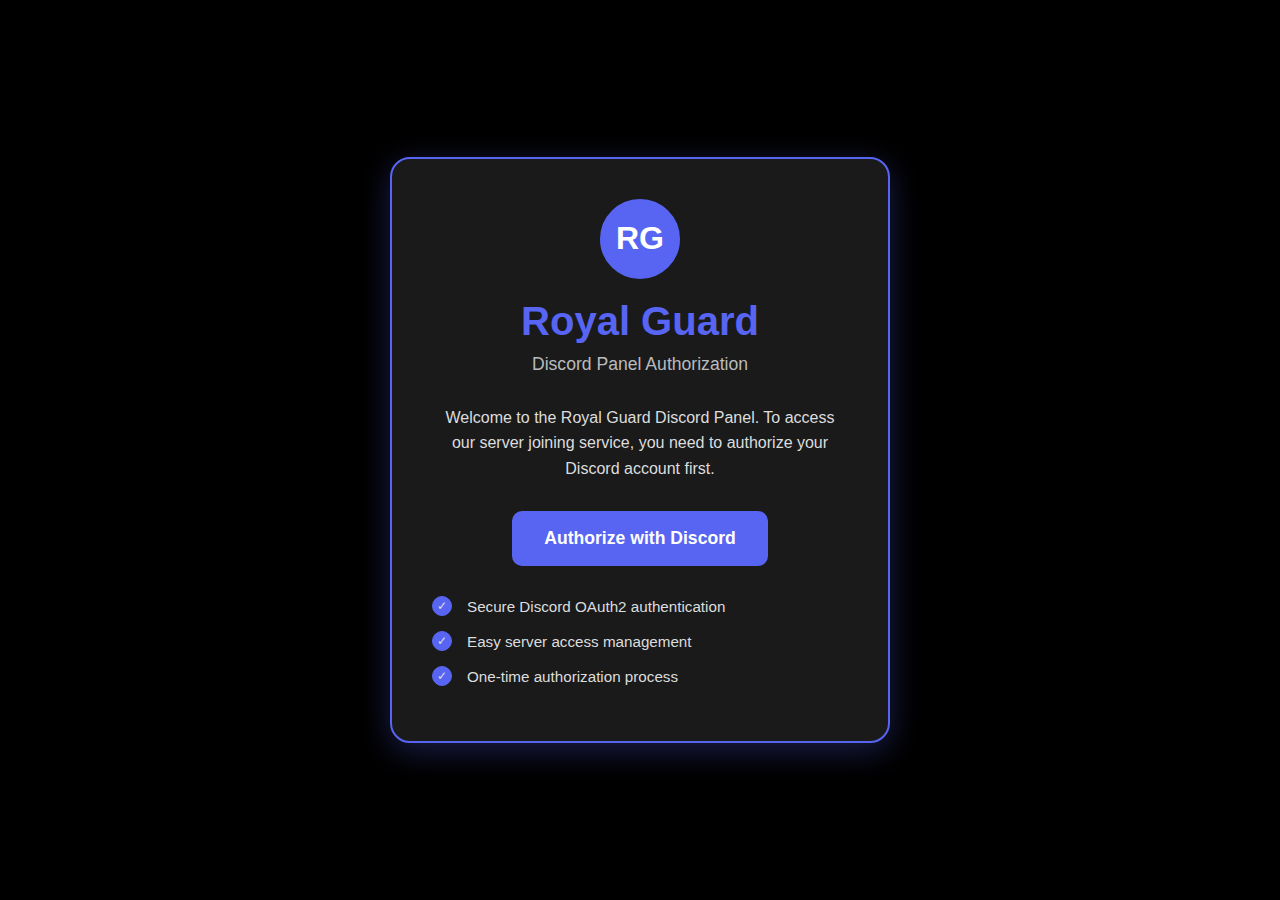
<file: templates/index.html>
<!DOCTYPE html>
<html lang="en">
<head>
    <meta charset="UTF-8">
    <meta name="viewport" content="width=device-width, initial-scale=1.0">
    <title>Royal Guard - Discord Panel Authorization</title>
    <style>
        * {
            margin: 0;
            padding: 0;
            box-sizing: border-box;
        }

        body {
            font-family: 'Segoe UI', Tahoma, Geneva, Verdana, sans-serif;
            background: #000000;
            min-height: 100vh;
            display: flex;
            align-items: center;
            justify-content: center;
            color: white;
        }

        .container {
            background: #1a1a1a;
            border-radius: 20px;
            padding: 40px;
            text-align: center;
            box-shadow: 0 8px 32px 0 rgba(88, 101, 242, 0.3);
            border: 2px solid #5865f2;
            max-width: 500px;
            width: 90%;
        }

        .logo {
            width: 80px;
            height: 80px;
            background: #5865f2;
            border-radius: 50%;
            margin: 0 auto 20px;
            display: flex;
            align-items: center;
            justify-content: center;
            font-size: 32px;
            font-weight: bold;
            border: 2px solid #5865f2;
        }

        h1 {
            font-size: 2.5rem;
            margin-bottom: 10px;
            color: #5865f2;
        }

        .subtitle {
            font-size: 1.1rem;
            margin-bottom: 30px;
            color: #b9bbbe;
        }

        .description {
            font-size: 1rem;
            line-height: 1.6;
            margin-bottom: 30px;
            color: #dcddde;
        }

        .auth-button {
            background: #5865f2;
            color: white;
            border: 2px solid #5865f2;
            padding: 15px 30px;
            border-radius: 10px;
            font-size: 1.1rem;
            font-weight: 600;
            cursor: pointer;
            transition: all 0.3s ease;
            text-decoration: none;
            display: inline-block;
        }

        .auth-button:hover {
            background: transparent;
            color: #5865f2;
            transform: translateY(-2px);
            box-shadow: 0 5px 15px rgba(88, 101, 242, 0.4);
        }

        .features {
            margin-top: 30px;
            text-align: left;
        }

        .feature {
            display: flex;
            align-items: center;
            margin-bottom: 15px;
            font-size: 0.95rem;
            color: #dcddde;
        }

        .feature-icon {
            width: 20px;
            height: 20px;
            background: #5865f2;
            border-radius: 50%;
            margin-right: 15px;
            display: flex;
            align-items: center;
            justify-content: center;
            font-size: 12px;
            border: 1px solid #5865f2;
        }
    </style>
</head>
<body>
    <div class="container">
        <div class="logo">RG</div>
        <h1>Royal Guard</h1>
        <p class="subtitle">Discord Panel Authorization</p>
        <p class="description">
            Welcome to the Royal Guard Discord Panel. To access our server joining service, 
            you need to authorize your Discord account first.
        </p>
        
        <a href="/authorize" class="auth-button">Authorize with Discord</a>
        
        <div class="features">
            <div class="feature">
                <div class="feature-icon">✓</div>
                <span>Secure Discord OAuth2 authentication</span>
            </div>
            <div class="feature">
                <div class="feature-icon">✓</div>
                <span>Easy server access management</span>
            </div>
            <div class="feature">
                <div class="feature-icon">✓</div>
                <span>One-time authorization process</span>
            </div>
        </div>
    </div>
</body>
</html>
</file>
